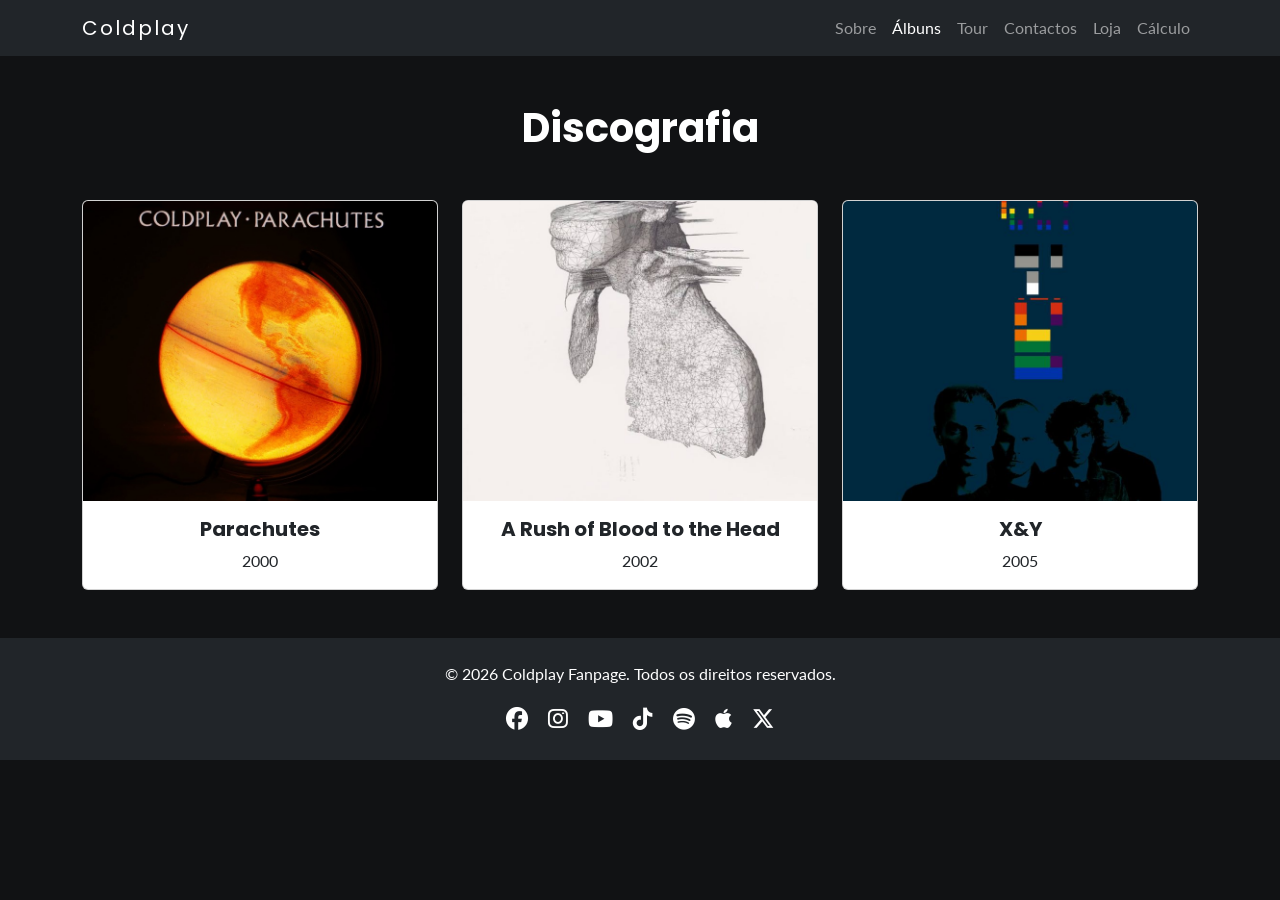
<file: albuns.html>
<!DOCTYPE html>
<html lang="pt">
<head>
  <meta charset="UTF-8">
  <meta name="viewport" content="width=device-width, initial-scale=1.0">
  <title>Coldplay | Álbuns</title>
  <meta name="description" content="Descubra a discografia completa da banda Coldplay com capas e anos de lançamento.">
  <meta name="keywords" content="Coldplay, álbuns, discografia, música, discografia completa">

  <!-- Bootstrap -->
  <link href="https://cdn.jsdelivr.net/npm/bootstrap@5.3.0/dist/css/bootstrap.min.css" rel="stylesheet">

  <!-- Font Awesome -->
  <link href="https://cdnjs.cloudflare.com/ajax/libs/font-awesome/6.5.0/css/all.min.css" rel="stylesheet">

  <!-- CSS personalizado -->
  <link rel="stylesheet" href="css/style.css">
</head>
<body>

  <!-- Navbar -->
  <nav class="navbar navbar-expand-lg navbar-dark bg-dark sticky-top">
    <div class="container">
      <a class="navbar-brand" href="index.html">Coldplay</a>
      <button class="navbar-toggler" type="button" data-bs-toggle="collapse" data-bs-target="#menu">
        <span class="navbar-toggler-icon"></span>
      </button>
      <div class="collapse navbar-collapse" id="menu">
        <ul class="navbar-nav ms-auto">
          <li class="nav-item"><a class="nav-link" href="sobre.html">Sobre</a></li>
          <li class="nav-item"><a class="nav-link active" href="albuns.html">Álbuns</a></li>
          <li class="nav-item"><a class="nav-link" href="tour.html">Tour</a></li>
          <li class="nav-item"><a class="nav-link" href="contactos.html">Contactos</a></li>
          <li class="nav-item"><a class="nav-link" href="loja.html">Loja</a></li>
          <li class="nav-item"><a class="nav-link" href="calculadora.html">Cálculo</a></li>

        </ul>
      </div>
    </div>
  </nav>

  <!-- Conteúdo -->
  <main class="container my-5">
    <h1 class="text-center mb-5">Discografia</h1>

    <div class="row g-4 align-items-stretch">
      <!-- Álbum 1 -->
      <div class="col-md-4 col-12">
        <div class="card album-card">
          <img src="imagens/parachutes.jpeg" class="card-img-top" alt="Capa do álbum Parachutes">
          <div class="card-body text-center">
            <h5 class="card-title">Parachutes</h5>
            <p class="card-text">2000</p>
          </div>
        </div>
      </div>

      <!-- Álbum 2 -->
      <div class="col-md-4 col-12">
        <div class="card album-card">
          <img src="imagens/arushofbloodtothehead.jpg" class="card-img-top" alt="Capa do álbum A Rush of Blood to the Head">
          <div class="card-body text-center">
            <h5 class="card-title">A Rush of Blood to the Head</h5>
            <p class="card-text">2002</p>
          </div>
      </div>
      </div>
    


    <!-- Álbum 3 -->
      <div class="col-md-4 col-12">
        <div class="card album-card">
          <img src="imagens/XYX.jpg" class="card-img-top" alt="Capa do álbum X&Y">
          <div class="card-body text-center">
            <h5 class="card-title">X&Y</h5>
            <p class="card-text">2005</p>
          </div>
        </div>
      </div>
    </div>
  </main>

  <!-- Footer -->
  <footer class="bg-dark text-white text-center p-4 mt-5">
  <p>&copy; 2026 Coldplay Fanpage. Todos os direitos reservados.</p>

  <div class="footer-social">
    <a href="#" class="text-white me-3" aria-label="Facebook"><i class="fab fa-facebook"></i></a>
    <a href="#" class="text-white me-3" aria-label="Instagram"><i class="fab fa-instagram"></i></a>
    <a href="#" class="text-white me-3" aria-label="YouTube"><i class="fab fa-youtube"></i></a>
    <a href="#" class="text-white me-3" aria-label="TikTok"><i class="fab fa-tiktok"></i></a>
    <a href="#" class="text-white me-3" aria-label="Spotify"><i class="fab fa-spotify"></i></a>
    <a href="#" class="text-white me-3" aria-label="Apple Music"><i class="fab fa-apple"></i></a>
    <a href="#" class="text-white" aria-label="X (Twitter)"><i class="fab fa-x-twitter"></i></a>
  </div>
</footer>


  <!-- Scripts -->
  <script src="https://cdn.jsdelivr.net/npm/bootstrap@5.3.0/dist/js/bootstrap.bundle.min.js"></script>
  <script src="js/script.js"></script>
</body>
</html>
</file>
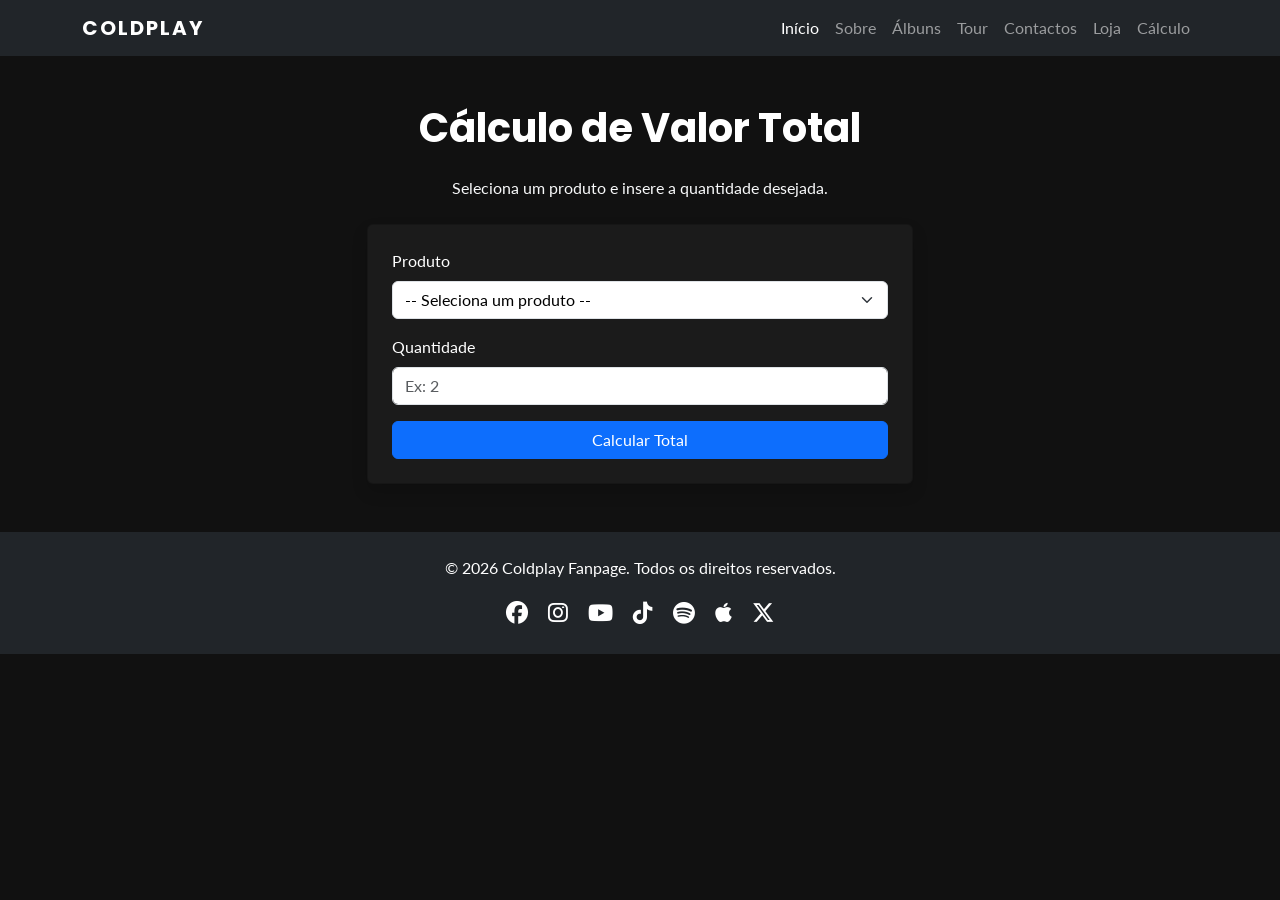
<file: calculadora.html>
<!DOCTYPE html>
<html lang="pt">
<head>
  <meta charset="UTF-8" />
  <meta name="viewport" content="width=device-width, initial-scale=1.0" />
  <title>Coldplay | Cálculos</title>

  <!-- SEO -->
  <meta name="description" content="Descubra tudo sobre Coldplay: história, álbuns de sucesso, concertos e formulário de contacto nesta fanpage dedicada.">
  <meta name="keywords" content="Coldplay, banda, música, rock alternativo, concertos, álbuns, Chris Martin, fanpage">
  <meta name="author" content="Nome do aluno">

  <!-- Bootstrap -->
  <link href="https://cdn.jsdelivr.net/npm/bootstrap@5.3.3/dist/css/bootstrap.min.css" rel="stylesheet">

  <!-- Google Fonts -->
  <link href="https://fonts.googleapis.com/css2?family=Lato:wght@400;700&family=Poppins:wght@400;700&display=swap" rel="stylesheet">

  <!-- Font Awesome -->
  <link rel="stylesheet" href="https://cdnjs.cloudflare.com/ajax/libs/font-awesome/6.5.0/css/all.min.css">

  <!-- CSS personalizado -->
  <link rel="stylesheet" href="css/style.css">

  <style>
    body {
      background-color: #111;
      color: white;
    }
    .card {
      background-color: #1b1b1b;
    }


  body {
    background-color: #111;
    color: white;
  }

  .card {
    background-color: #1b1b1b;
  }

  /* 🔥 Corrigir labels que estão pretos */
  .card .form-label {
    color: #fff !important;
  }

  /* 🔥 Corrigir texto dentro do select */
  #produto-select {
    color: #000; /* o menu fica branco, mas as opções ficam legíveis */
  }


  </style>
</head>

<body>

  <!-- Header -->
  <header>
    <nav class="navbar navbar-expand-lg navbar-dark bg-dark">
      <div class="container">
        <a class="navbar-brand fw-bold" href="index.html">COLDPLAY</a>
        <button class="navbar-toggler" type="button" data-bs-toggle="collapse" data-bs-target="#nav">
          <span class="navbar-toggler-icon"></span>
        </button>
        <div id="nav" class="collapse navbar-collapse">
          <ul class="navbar-nav ms-auto">
            <li class="nav-item"><a class="nav-link active" href="index.html">Início</a></li>
            <li class="nav-item"><a class="nav-link" href="sobre.html">Sobre</a></li>
            <li class="nav-item"><a class="nav-link" href="albuns.html">Álbuns</a></li>
            <li class="nav-item"><a class="nav-link" href="tour.html">Tour</a></li>
            <li class="nav-item"><a class="nav-link" href="contactos.html">Contactos</a></li>
            <li class="nav-item"><a class="nav-link" href="loja.html">Loja</a></li>
            <li class="nav-item"><a class="nav-link" href="calculadora.html">Cálculo</a></li>
          </ul>
        </div>
      </div>
    </nav>
  </header>

  <main class="container my-5">

  <h1 class="text-center mb-4">Cálculo de Valor Total</h1>

  <p class="text-center mb-4 text-light">
    Seleciona um produto e insere a quantidade desejada.
  </p>

  <div class="row justify-content-center">
    <div class="col-md-6">

      <div class="card p-4 shadow">

        <!-- ============================== -->
        <!-- FORMULARIO CORRETO DO PDF -->
        <!-- ============================== -->

        <div class="mb-3">
          <label class="form-label">Produto</label>
          <select id="produto-select" class="form-select">
            <option value="">-- Seleciona um produto --</option>
          </select>
        </div>

        <div class="mb-3">
          <label class="form-label">Quantidade</label>
          <input type="number" id="quantidade" class="form-control" placeholder="Ex: 2">
        </div>

        <button class="btn btn-primary w-100" onclick="calcularTotal()">
          Calcular Total
        </button>

        <div id="resultado" class="alert alert-info text-dark d-none mt-3"></div>

      </div>

    </div>
  </div>

</main>


  <!-- Footer -->
  <footer class="bg-dark text-white text-center p-4 mt-5">
    <p>&copy; 2026 Coldplay Fanpage. Todos os direitos reservados.</p>

    <div class="footer-social">
      <a href="#" class="text-white me-3" aria-label="Facebook"><i class="fab fa-facebook"></i></a>
      <a href="#" class="text-white me-3" aria-label="Instagram"><i class="fab fa-instagram"></i></a>
      <a href="#" class="text-white me-3" aria-label="YouTube"><i class="fab fa-youtube"></i></a>
      <a href="#" class="text-white me-3" aria-label="TikTok"><i class="fab fa-tiktok"></i></a>
      <a href="#" class="text-white me-3" aria-label="Spotify"><i class="fab fa-spotify"></i></a>
      <a href="#" class="text-white me-3" aria-label="Apple Music"><i class="fab fa-apple"></i></a>
      <a href="#" class="text-white" aria-label="X (Twitter)"><i class="fab fa-x-twitter"></i></a>
    </div>
  </footer>

  <script src="calculadora.js"></script>
</body>
</html>
</file>
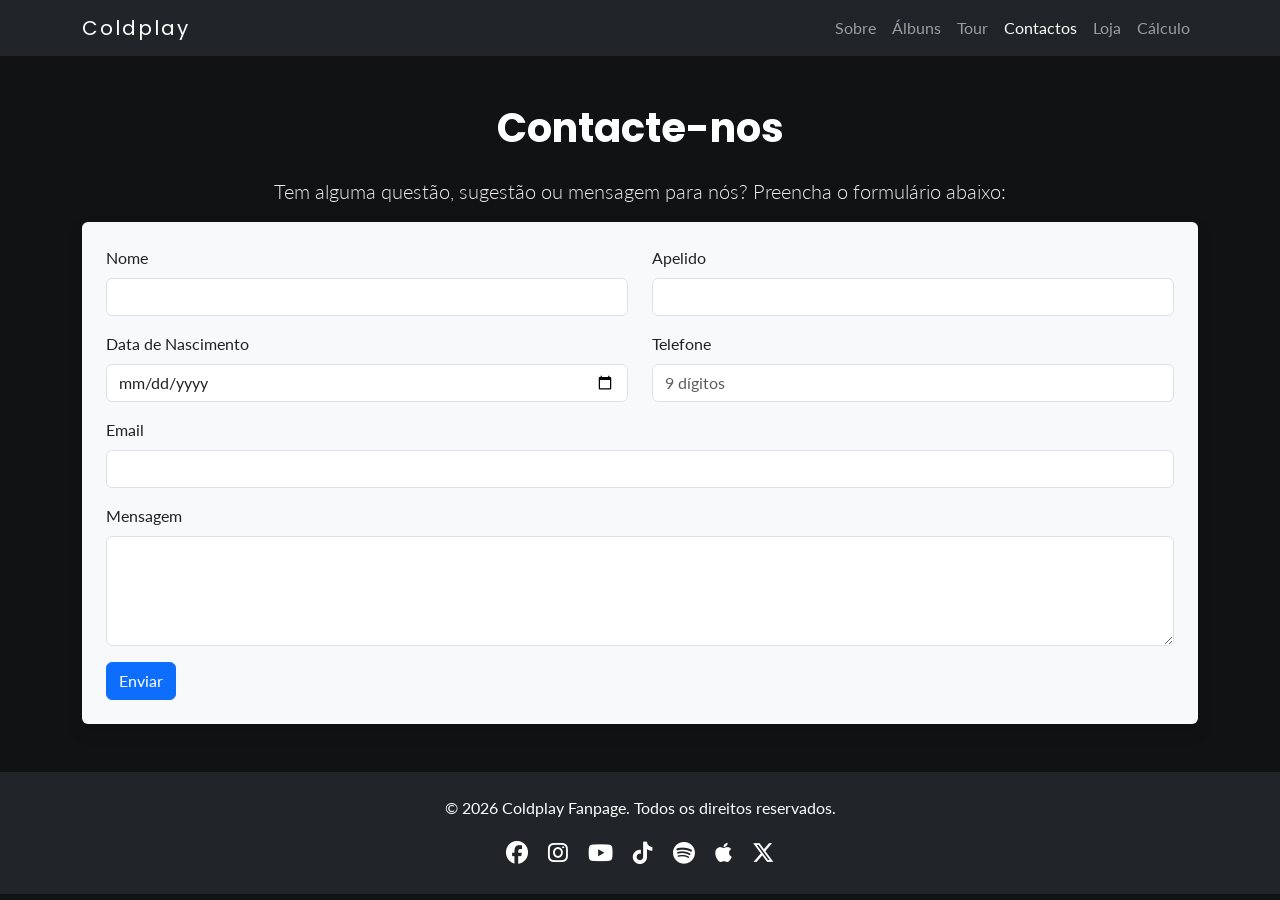
<file: contactos.html>
<!DOCTYPE html>
<html lang="pt">
<head>
  <meta charset="UTF-8">
  <meta name="viewport" content="width=device-width, initial-scale=1.0">
  <title>Coldplay | Contactos</title>
  <meta name="description" content="Entre em contacto connosco através do formulário de contacto da fanpage Coldplay.">
  <meta name="keywords" content="Coldplay, contactos, formulário, email, telefone, mensagem">

  <!-- Bootstrap -->
  <link href="https://cdn.jsdelivr.net/npm/bootstrap@5.3.0/dist/css/bootstrap.min.css" rel="stylesheet">

  <!-- Font Awesome -->
  <link href="https://cdnjs.cloudflare.com/ajax/libs/font-awesome/6.5.0/css/all.min.css" rel="stylesheet">

  <!-- CSS personalizado -->
  <link rel="stylesheet" href="css/style.css">
</head>
<body>

  <!-- Navbar -->
  <nav class="navbar navbar-expand-lg navbar-dark bg-dark sticky-top">
    <div class="container">
      <a class="navbar-brand" href="index.html">Coldplay</a>
      <button class="navbar-toggler" type="button" data-bs-toggle="collapse" data-bs-target="#menu">
        <span class="navbar-toggler-icon"></span>
      </button>
      <div class="collapse navbar-collapse" id="menu">
        <ul class="navbar-nav ms-auto">
          <li class="nav-item"><a class="nav-link" href="sobre.html">Sobre</a></li>
          <li class="nav-item"><a class="nav-link" href="albuns.html">Álbuns</a></li>
          <li class="nav-item"><a class="nav-link" href="tour.html">Tour</a></li>
          <li class="nav-item"><a class="nav-link active" href="contactos.html">Contactos</a></li>
          <li class="nav-item"><a class="nav-link" href="loja.html">Loja</a></li>
          <li class="nav-item"><a class="nav-link" href="calculadora.html">Cálculo</a></li>

        </ul>
      </div>
    </div>
  </nav>

  <!-- Conteúdo -->
  <main class="container my-5">
    <h1 class="text-center mb-4">Contacte-nos</h1>
    <p class="text-center lead">Tem alguma questão, sugestão ou mensagem para nós? Preencha o formulário abaixo:</p>

    <form id="contactForm" class="p-4 bg-light rounded shadow">
      <div class="row mb-3">
        <div class="col-md-6">
          <label for="nome" class="form-label">Nome</label>
          <input type="text" id="nome" class="form-control" required>
        </div>
        <div class="col-md-6">
          <label for="apelido" class="form-label">Apelido</label>
          <input type="text" id="apelido" class="form-control" required>
        </div>
      </div>

      <div class="row mb-3">
        <div class="col-md-6">
          <label for="dataNasc" class="form-label">Data de Nascimento</label>
          <input type="date" id="dataNasc" class="form-control" required>
        </div>
        <div class="col-md-6">
          <label for="telefone" class="form-label">Telefone</label>
          <input type="tel" id="telefone" class="form-control" pattern="[0-9]{9}" placeholder="9 dígitos" required>
        </div>
      </div>

      <div class="mb-3">
        <label for="email" class="form-label">Email</label>
        <input type="email" id="email" class="form-control" required>
      </div>

      <div class="mb-3">
        <label for="mensagem" class="form-label">Mensagem</label>
        <textarea id="mensagem" class="form-control" rows="4" required></textarea>
      </div>

      <button type="submit" class="btn btn-primary">Enviar</button>
    </form>

    <!-- Mensagem de feedback -->
    <div id="formMessage" class="mt-3"></div>
  </main>

  <!-- Footer -->
  <footer class="bg-dark text-white text-center p-4 mt-5">
  <p>&copy; 2026 Coldplay Fanpage. Todos os direitos reservados.</p>

  <div class="footer-social">
    <a href="#" class="text-white me-3" aria-label="Facebook"><i class="fab fa-facebook"></i></a>
    <a href="#" class="text-white me-3" aria-label="Instagram"><i class="fab fa-instagram"></i></a>
    <a href="#" class="text-white me-3" aria-label="YouTube"><i class="fab fa-youtube"></i></a>
    <a href="#" class="text-white me-3" aria-label="TikTok"><i class="fab fa-tiktok"></i></a>
    <a href="#" class="text-white me-3" aria-label="Spotify"><i class="fab fa-spotify"></i></a>
    <a href="#" class="text-white me-3" aria-label="Apple Music"><i class="fab fa-apple"></i></a>
    <a href="#" class="text-white" aria-label="X (Twitter)"><i class="fab fa-x-twitter"></i></a>
  </div>
</footer>


  <!-- Scripts -->
  <script src="https://cdn.jsdelivr.net/npm/bootstrap@5.3.0/dist/js/bootstrap.bundle.min.js"></script>
  <script src="js/script.js"></script>
</body>
</html>
</file>
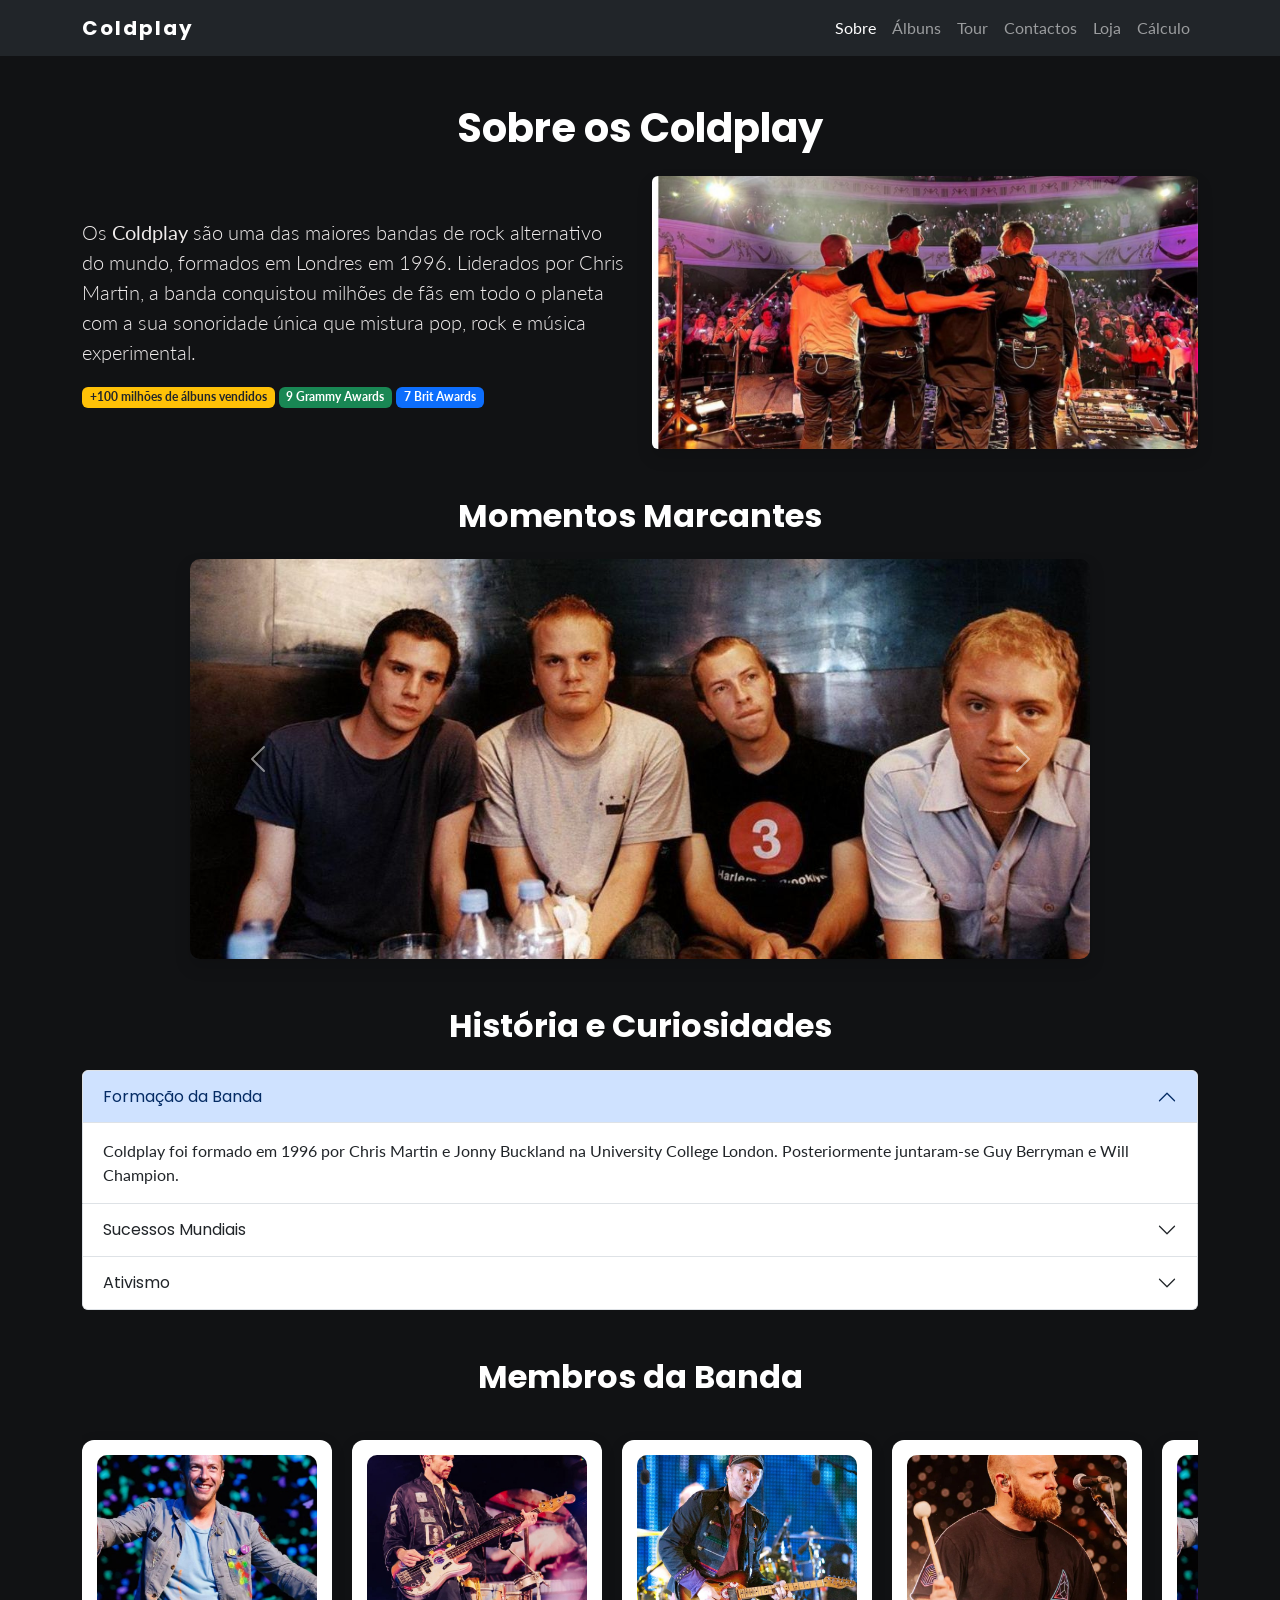
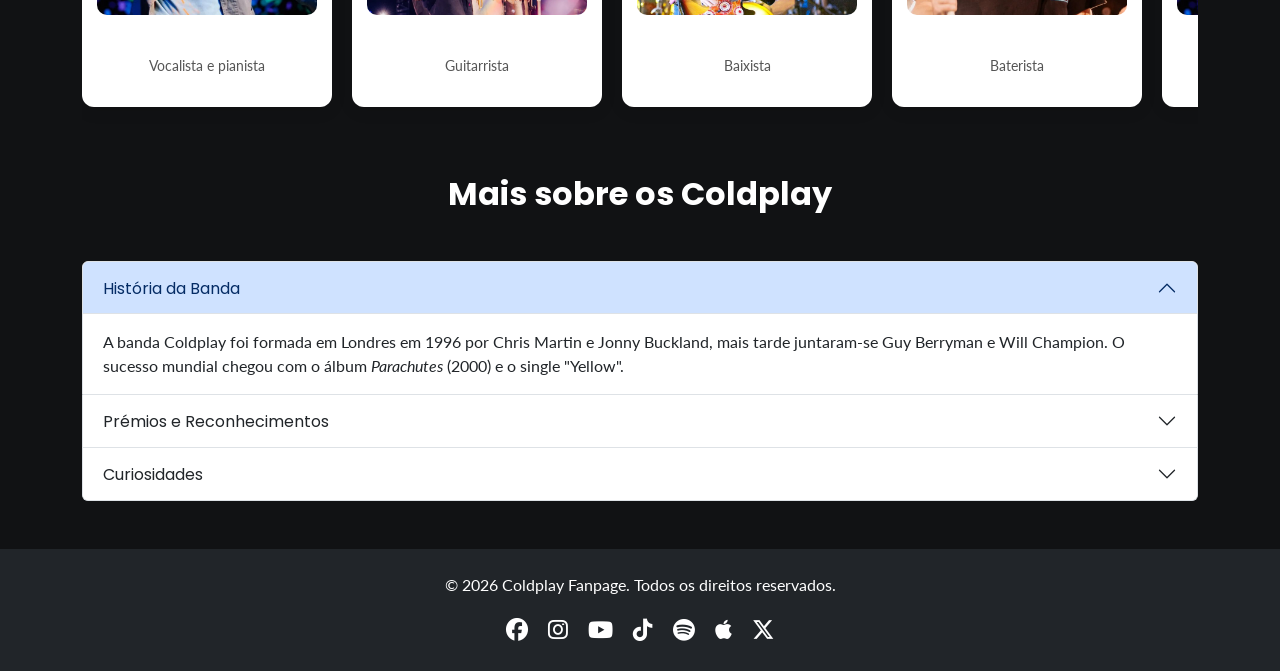
<file: sobre.html>
<!DOCTYPE html>
<html lang="pt">
<head>
  <meta charset="UTF-8">
  <meta name="viewport" content="width=device-width, initial-scale=1.0">
  <title>Coldplay | Sobre a Banda</title>
  <meta name="description" content="Conheça a história da banda Coldplay, seus membros, discografia e trajetória de sucesso mundial.">
  <meta name="keywords" content="Coldplay, banda, história, membros, música, rock alternativo, prêmios">
  
  <!-- Bootstrap -->
  <link href="https://cdn.jsdelivr.net/npm/bootstrap@5.3.0/dist/css/bootstrap.min.css" rel="stylesheet">
  <!-- Font Awesome -->
  <link href="https://cdnjs.cloudflare.com/ajax/libs/font-awesome/6.5.0/css/all.min.css" rel="stylesheet">
  <!-- CSS personalizado -->
  <link rel="stylesheet" href="css/style.css">
</head>
<body>

  <!-- Navbar -->
  <nav class="navbar navbar-expand-lg navbar-dark bg-dark sticky-top">
    <div class="container">
      <a class="navbar-brand fw-bold" href="index.html">Coldplay</a>
      <button class="navbar-toggler" type="button" data-bs-toggle="collapse" data-bs-target="#menu">
        <span class="navbar-toggler-icon"></span>
      </button>
      <div class="collapse navbar-collapse" id="menu">
        <ul class="navbar-nav ms-auto">
          <li class="nav-item"><a class="nav-link active" href="sobre.html">Sobre</a></li>
          <li class="nav-item"><a class="nav-link" href="albuns.html">Álbuns</a></li>
          <li class="nav-item"><a class="nav-link" href="tour.html">Tour</a></li>
          <li class="nav-item"><a class="nav-link" href="contactos.html">Contactos</a></li>
          <li class="nav-item"><a class="nav-link" href="loja.html">Loja</a></li>
          <li class="nav-item"><a class="nav-link" href="calculadora.html">Cálculo</a></li>

        </ul>
      </div>
    </div>
  </nav>

  <!-- Conteúdo -->
  <main class="container my-5">
    <h1 class="text-center mb-4">Sobre os Coldplay</h1>

    <!-- Texto + imagem lado a lado -->
    <div class="row align-items-center mb-5">
      <div class="col-md-6">
        <p class="lead">
          Os <strong>Coldplay</strong> são uma das maiores bandas de rock alternativo do mundo, formados em Londres em 1996. 
          Liderados por Chris Martin, a banda conquistou milhões de fãs em todo o planeta com a sua sonoridade única que mistura pop, rock e música experimental.
        </p>
        <span class="badge bg-warning text-dark">+100 milhões de álbuns vendidos</span>
        <span class="badge bg-success">9 Grammy Awards</span>
        <span class="badge bg-primary">7 Brit Awards</span>
      </div>
      <div class="col-md-6">
        <img src="imagens/4.jpg" class="img-fluid rounded shadow" alt="Banda Coldplay ao vivo">
      </div>
    </div>

    <!-- Carousel -->
    <h2 class="text-center mb-4">Momentos Marcantes</h2>
    <div id="carouselColdplay" class="carousel slide mb-5" data-bs-ride="carousel">
      <div class="carousel-inner rounded shadow">
        <div class="carousel-item active">
          <img src="imagens/1.jpg" class="d-block w-100" alt="Coldplay em concerto">
        </div>
        <div class="carousel-item">
          <img src="imagens/2.jpg" class="d-block w-100" alt="Coldplay em palco mundial">
        </div>
        <div class="carousel-item">
          <img src="imagens/3.jpg" class="d-block w-100" alt="Coldplay recebendo prémios">
        </div>
      </div>
      <button class="carousel-control-prev" type="button" data-bs-target="#carouselColdplay" data-bs-slide="prev">
        <span class="carousel-control-prev-icon"></span>
      </button>
      <button class="carousel-control-next" type="button" data-bs-target="#carouselColdplay" data-bs-slide="next">
        <span class="carousel-control-next-icon"></span>
      </button>
    </div>

    <!-- Accordion -->
    <h2 class="text-center mb-4">História e Curiosidades</h2>
    <div class="accordion mb-5" id="accordionColdplay">
      <div class="accordion-item">
        <h2 class="accordion-header" id="headingOne">
          <button class="accordion-button" type="button" data-bs-toggle="collapse" data-bs-target="#collapseOne">
            Formação da Banda
          </button>
        </h2>
        <div id="collapseOne" class="accordion-collapse collapse show" data-bs-parent="#accordionColdplay">
          <div class="accordion-body">
            Coldplay foi formado em 1996 por Chris Martin e Jonny Buckland na University College London. Posteriormente juntaram-se Guy Berryman e Will Champion.
          </div>
        </div>
      </div>
      <div class="accordion-item">
        <h2 class="accordion-header" id="headingTwo">
          <button class="accordion-button collapsed" type="button" data-bs-toggle="collapse" data-bs-target="#collapseTwo">
            Sucessos Mundiais
          </button>
        </h2>
        <div id="collapseTwo" class="accordion-collapse collapse" data-bs-parent="#accordionColdplay">
          <div class="accordion-body">
            Músicas como <em>Yellow</em>, <em>Viva la Vida</em> e <em>Fix You</em> marcaram gerações e levaram a banda ao topo das paradas globais.
          </div>
        </div>
      </div>
      <div class="accordion-item">
        <h2 class="accordion-header" id="headingThree">
          <button class="accordion-button collapsed" type="button" data-bs-toggle="collapse" data-bs-target="#collapseThree">
            Ativismo
          </button>
        </h2>
        <div id="collapseThree" class="accordion-collapse collapse" data-bs-parent="#accordionColdplay">
          <div class="accordion-body">
            A banda é conhecida também pelo seu ativismo ambiental e social, apoiando campanhas de direitos humanos e causas ecológicas.
          </div>
        </div>
      </div>
    </div>

    <!-- Cards dos membros -->
   <h2 class="text-center mb-4">Membros da Banda</h2>

<div class="infinite-scroll-container">
  <div class="infinite-scroll-track">

    <!-- CARD 1 -->
    <div class="infinite-scroll-card">
      <img src="imagens/chris.jpg">
      <h3>Chris Martin</h3>
      <p>Vocalista e pianista</p>
    </div>

    <!-- CARD 2 -->
    <div class="infinite-scroll-card">
      <img src="imagens/jonny.jpg">
      <h3>Jonny Buckland</h3>
      <p>Guitarrista</p>
    </div>

    <!-- CARD 3 -->
    <div class="infinite-scroll-card">
      <img src="imagens/guy.jpg">
      <h3>Guy Berryman</h3>
      <p>Baixista</p>
    </div>

    <!-- CARD 4 -->
    <div class="infinite-scroll-card">
      <img src="imagens/will.jpg">
      <h3>Will Champion</h3>
      <p>Baterista</p>
    </div>

    <!-- DUPLICADOS PARA LOOP -->
    <div class="infinite-scroll-card">
      <img src="imagens/chris.jpg">
      <h3>Chris Martin</h3>
      <p>Vocalista e pianista</p>
    </div>

    <div class="infinite-scroll-card">
      <img src="imagens/jonny.jpg">
      <h3>Jonny Buckland</h3>
      <p>Guitarrista</p>
    </div>

    <div class="infinite-scroll-card">
      <img src="imagens/guy.jpg">
      <h3>Guy Berryman</h3>
      <p>Baixista</p>
    </div>

    <div class="infinite-scroll-card">
      <img src="imagens/will.jpg">
      <h3>Will Champion</h3>
      <p>Baterista</p>
    </div>

  </div>
</div>


        <!-- Accordion - História e curiosidades -->
    <h2 class="text-center my-5">Mais sobre os Coldplay</h2>
    <div class="accordion" id="accordionColdplay">
      
      <!-- História -->
      <div class="accordion-item">
        <h2 class="accordion-header" id="headingHistoria">
          <button class="accordion-button" type="button" data-bs-toggle="collapse" data-bs-target="#collapseHistoria" aria-expanded="true" aria-controls="collapseHistoria">
            História da Banda
          </button>
        </h2>
        <div id="collapseHistoria" class="accordion-collapse collapse show" aria-labelledby="headingHistoria" data-bs-parent="#accordionColdplay">
          <div class="accordion-body">
            A banda Coldplay foi formada em Londres em 1996 por Chris Martin e Jonny Buckland, 
            mais tarde juntaram-se Guy Berryman e Will Champion. O sucesso mundial chegou com o álbum 
            <em>Parachutes</em> (2000) e o single "Yellow".
          </div>
        </div>
      </div>

      <!-- Prémios -->
      <div class="accordion-item">
        <h2 class="accordion-header" id="headingPremios">
          <button class="accordion-button collapsed" type="button" data-bs-toggle="collapse" data-bs-target="#collapsePremios" aria-expanded="false" aria-controls="collapsePremios">
            Prémios e Reconhecimentos
          </button>
        </h2>
        <div id="collapsePremios" class="accordion-collapse collapse" aria-labelledby="headingPremios" data-bs-parent="#accordionColdplay">
          <div class="accordion-body">
            Coldplay já recebeu mais de 100 prémios internacionais, incluindo Grammy Awards, Brit Awards e MTV Music Awards.
          </div>
        </div>
      </div>

      <!-- Curiosidades -->
      <div class="accordion-item">
        <h2 class="accordion-header" id="headingCuriosidades">
          <button class="accordion-button collapsed" type="button" data-bs-toggle="collapse" data-bs-target="#collapseCuriosidades" aria-expanded="false" aria-controls="collapseCuriosidades">
            Curiosidades
          </button>
        </h2>
        <div id="collapseCuriosidades" class="accordion-collapse collapse" aria-labelledby="headingCuriosidades" data-bs-parent="#accordionColdplay">
          <div class="accordion-body">
            Sabias que o nome original da banda era <em>Starfish</em>? O nome mudou para <em>Coldplay</em> antes do lançamento oficial do primeiro álbum.
          </div>
        </div>
      </div>

    </div>

  </main>

  <!-- Footer -->
 <footer class="bg-dark text-white text-center p-4 mt-5">
  <p>&copy; 2026 Coldplay Fanpage. Todos os direitos reservados.</p>

  <div class="footer-social">
    <a href="#" class="text-white me-3" aria-label="Facebook"><i class="fab fa-facebook"></i></a>
    <a href="#" class="text-white me-3" aria-label="Instagram"><i class="fab fa-instagram"></i></a>
    <a href="#" class="text-white me-3" aria-label="YouTube"><i class="fab fa-youtube"></i></a>
    <a href="#" class="text-white me-3" aria-label="TikTok"><i class="fab fa-tiktok"></i></a>
    <a href="#" class="text-white me-3" aria-label="Spotify"><i class="fab fa-spotify"></i></a>
    <a href="#" class="text-white me-3" aria-label="Apple Music"><i class="fab fa-apple"></i></a>
    <a href="#" class="text-white" aria-label="X (Twitter)"><i class="fab fa-x-twitter"></i></a>
  </div>
</footer>


  <!-- Scripts -->
  <script src="https://cdn.jsdelivr.net/npm/bootstrap@5.3.0/dist/js/bootstrap.bundle.min.js"></script>
</body>
</html>
</file>
<file: css/style.css>
@import url('https://fonts.googleapis.com/css2?family=Lato:wght@300;400;700&family=Poppins:wght@400;600;700&display=swap');
/* ---------- FONTES & BASE ---------- */
body {
  font-family: "Lato", sans-serif;
  color: #f0ecec;
  background-color: #111214;
  margin: 0;
  padding: 0;
}

h1, h2, h3, h4, h5 {
  font-family: "Poppins", sans-serif;
  font-weight: 700;
  color: #fff;
}

/* ---------- HERO SECTION ---------- */
.hero {
  position: relative;
}
.hero h1 {
  text-shadow: 2px 2px 8px rgba(0,0,0,0.6);
}
.hero p {
  font-size: 1.25rem;
  text-shadow: 1px 1px 6px rgba(0,0,0,0.6);
}
.hero .btn {
  border: 2px solid #fff;
  transition: all 0.3s ease;
}
.hero .btn:hover {
  background: #fff;
  color: #000;
}

/* ---------- NAVBAR ---------- */
.navbar-brand {
  font-family: "Poppins", sans-serif;
  letter-spacing: 2px;
}
.navbar-nav .nav-link {
  transition: color 0.3s ease;
}
.navbar-nav .nav-link:hover {
  color: #ffc107;
}

/* ---------- FOOTER ---------- */
footer a {
  font-size: 1.2rem;
  transition: color 0.3s ease;
}
footer a:hover {
  color: #ffc107;
}

footer {
  position: relative;
  bottom: 0;
  width: 100%;
}

/* ---------- CARDS (Álbuns & Membros) ---------- */
.card.album-card img.card-img-top,
.card img.card-img-top {
  width: 100%;
  height: 300px;
  object-fit: cover;
  object-position: center;
  display: block;
}

.album-card,
.card {
  transition: transform 0.2s ease, box-shadow 0.2s ease;
  height: 100%;
}
.album-card:hover,
.card:hover {
  transform: translateY(-5px);
  box-shadow: 0 1rem 2rem rgba(0,0,0,0.3);
}

/* ---------- CAROUSEL ---------- */
.carousel {
  max-width: 900px;
  margin: 0 auto;
}
.carousel-item img {
  width: 100%;
  height: 400px;
  object-fit: cover;
  object-position: center;
  border-radius: 10px;
}

/* ---------- FORMULÁRIO ---------- */
form#contactForm, 
form#contactForm label, 
form#contactForm input, 
form#contactForm textarea {
  color: #212226 !important; /* texto escuro dentro do formulário */
}

/* ---------- RESPONSIVIDADE EXTRA ---------- */
@media (max-width: 768px) {
  .hero {
    height: 60vh !important;
  }
  .hero h1 {
    font-size: 2.2rem;
  }
  .hero p {
    font-size: 1rem;
  }
  .card.album-card img.card-img-top,
  .card img.card-img-top {
    height: 200px;
  }
  .carousel-item img {
    height: 250px;
  }
}

/* ---------- AJUSTES EXTRA ---------- */
small {
  text-align: center;
}

img.responsiva {
  max-width: 100%;
  height: auto;
  display: block;
}

/* ---------- LOJA / CARRINHO ---------- */
.product-card img {
  height: 220px;
  object-fit: cover;
}

.cart-card {
  border: 1px solid #65707a;
}

.cart-item + .cart-item {
  border-top: 1px solid rgba(244, 236, 236, 0.08);
  padding-top: 0.5rem;
}


/* ---FOOTER---*/
.footer-social a {
  font-size: 1.4rem;
  transition: color 0.2s ease, transform 0.2s ease;
}

.footer-social a:hover {
  color: #ffc107;
  transform: translateY(-3px);
}

.filter-btn.active {
  background: #ffc107 !important;
  color: #000 !important;
  border-color: #ffc107 !important;
}

.hidden {
  opacity: 0;
  transform: scale(0.8);
  transition: opacity .3s ease, transform .3s ease;
}

.produto-card {
  transition: opacity .3s ease, transform .3s ease;
}

#produtos-container {
    display: flex;
    flex-wrap: wrap;
}



/*Botao ver tour atualizado*/

.morphing-button {
  position: relative;
  padding: 12px 24px;
  background: linear-gradient(135deg, #87858a, #fcd825);
  border: 2px solid white;
  border-radius: 8px;
  color: white;
  font-weight: 600;
  font-size: 16px;
  cursor: pointer;
  overflow: hidden;
  transition: all 0.3s cubic-bezier(0.4, 0, 0.2, 1);
  display: inline-flex;
  align-items: center;
  gap: 8px;
  text-decoration: none; /* mantém aparência de botão */
}

.morphing-button i {
  transition: transform 0.3s ease;
}

/* HOVER → botão fica branco */
.morphing-button:hover {
  background: white !important;
  color: black !important;
  transform: translateY(-2px);
  border-radius: 20px;
  box-shadow: 0 5px 15px rgba(255,255,255,0.3);
}

.morphing-button:hover i {
  transform: translateX(4px);
  color: black !important;
}


/*cards infinte*/

.infinite-scroll-container {
  width: 100%;
  max-width: 1200px;
  margin: 0 auto;
  overflow: hidden;
  padding: 20px 0;
}

.infinite-scroll-track {
  display: flex;
  gap: 20px;
  animation: scroll-cards 20s linear infinite;
}

.infinite-scroll-card {
  flex: 0 0 250px;
  background: #fff;
  border-radius: 12px;
  padding: 15px;
  box-shadow: 0 4px 15px rgba(0, 0, 0, 0.1);
  text-align: center;
}

.infinite-scroll-card img {
  width: 100%;
  height: 160px;
  object-fit: cover;
  border-radius: 10px;
}

.infinite-scroll-card h3 {
  margin-top: 10px;
  font-size: 18px;
}

.infinite-scroll-card p {
  color: #555;
  font-size: 14px;
}

@keyframes scroll-cards {
  0% { transform: translateX(0); }
  100% { transform: translateX(calc(-250px * 4 - 80px)); }
}

.card {
  transition: all 0.3s ease;
}

.card:hover {
  transform: translateY(-8px);
  box-shadow: 0 12px 25px rgba(0,0,0,0.4);
}


/*CARD CORES*/

.event-card{
    background-color: #212529 !important;
    border: 1px solid #495057;
    transition: 0.3s;
}

.event-card:hover{
    transform: translateY(-5px);
    border-color: #ffc107;
    box-shadow: 0 0 20px rgba(255,193,7,.25);
}


/* ADMIN DASHBOARD */

.admin-card{
    transition: all .3s ease;
}

.admin-card:hover{
    transform: translateY(-8px);
    box-shadow: 0 15px 30px rgba(0,0,0,.4);
}
</file>
